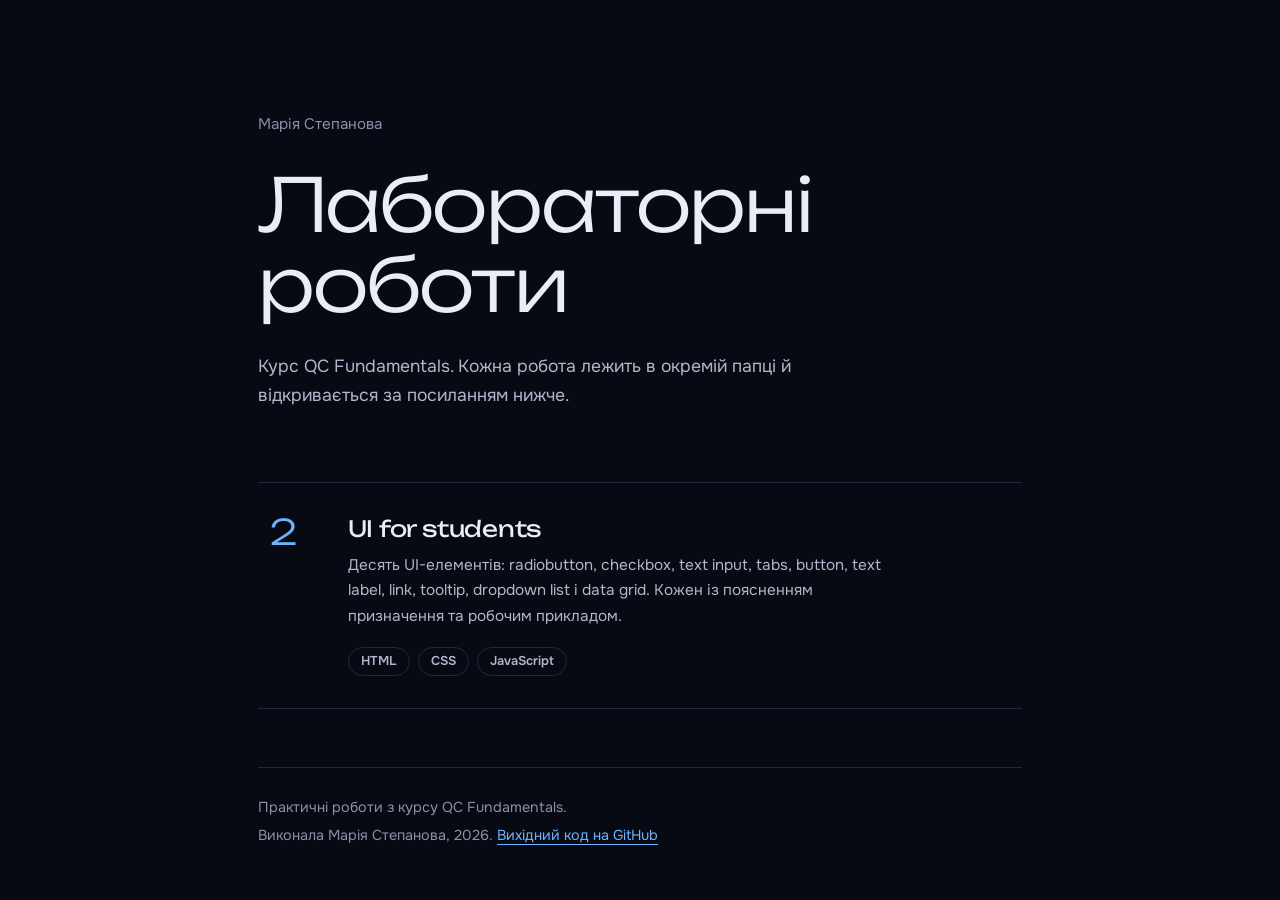
<file: index.html>
<!DOCTYPE html>
<html lang="uk">
<head>
  <meta charset="UTF-8">
  <meta name="viewport" content="width=device-width, initial-scale=1">
  <title>Лабораторні роботи - Марія Степанова</title>
  <meta name="description" content="Лабораторні роботи з курсу QC Fundamentals: інтерактивні сторінки на HTML, CSS і JavaScript.">
  <meta name="author" content="Марія Степанова">
  <meta name="theme-color" content="#070a12">

  <link rel="preconnect" href="https://fonts.googleapis.com">
  <link rel="preconnect" href="https://fonts.gstatic.com" crossorigin>
  <link href="https://fonts.googleapis.com/css2?family=Unbounded:wght@300;400;500&family=Onest:wght@400;500;600;700&display=swap" rel="stylesheet">

  <link rel="stylesheet" href="style.css">
</head>
<body>
  <main class="wrap" id="main">

    <header class="intro">
      <p class="who">Марія Степанова</p>
      <h1>Лабораторні роботи</h1>
      <p class="lead">Курс QC Fundamentals. Кожна робота лежить в окремій папці й відкривається за посиланням нижче.</p>
    </header>

    <ol class="labs" aria-label="Список лабораторних робіт">

      <li>
        <a class="lab" href="lab2_ui_for_students/index.html">
          <span class="num" aria-hidden="true">2</span>
          <div class="body">
            <h2>UI for students</h2>
            <p>Десять UI-елементів: radiobutton, checkbox, text input, tabs, button, text label, link, tooltip, dropdown list і data grid. Кожен із поясненням призначення та робочим прикладом.</p>
            <div class="tags">
              <span class="tag">HTML</span>
              <span class="tag">CSS</span>
              <span class="tag">JavaScript</span>
            </div>
          </div>
        </a>
      </li>

    </ol>
  </main>

  <footer class="foot">
    <div class="foot-inner">
      <p>Практичні роботи з курсу QC Fundamentals.</p>
      <p>Виконала Марія Степанова, 2026. <a href="https://github.com/MNJMARIA/qc_fundamentals">Вихідний код на GitHub</a></p>
    </div>
  </footer>
</body>
</html>
</file>
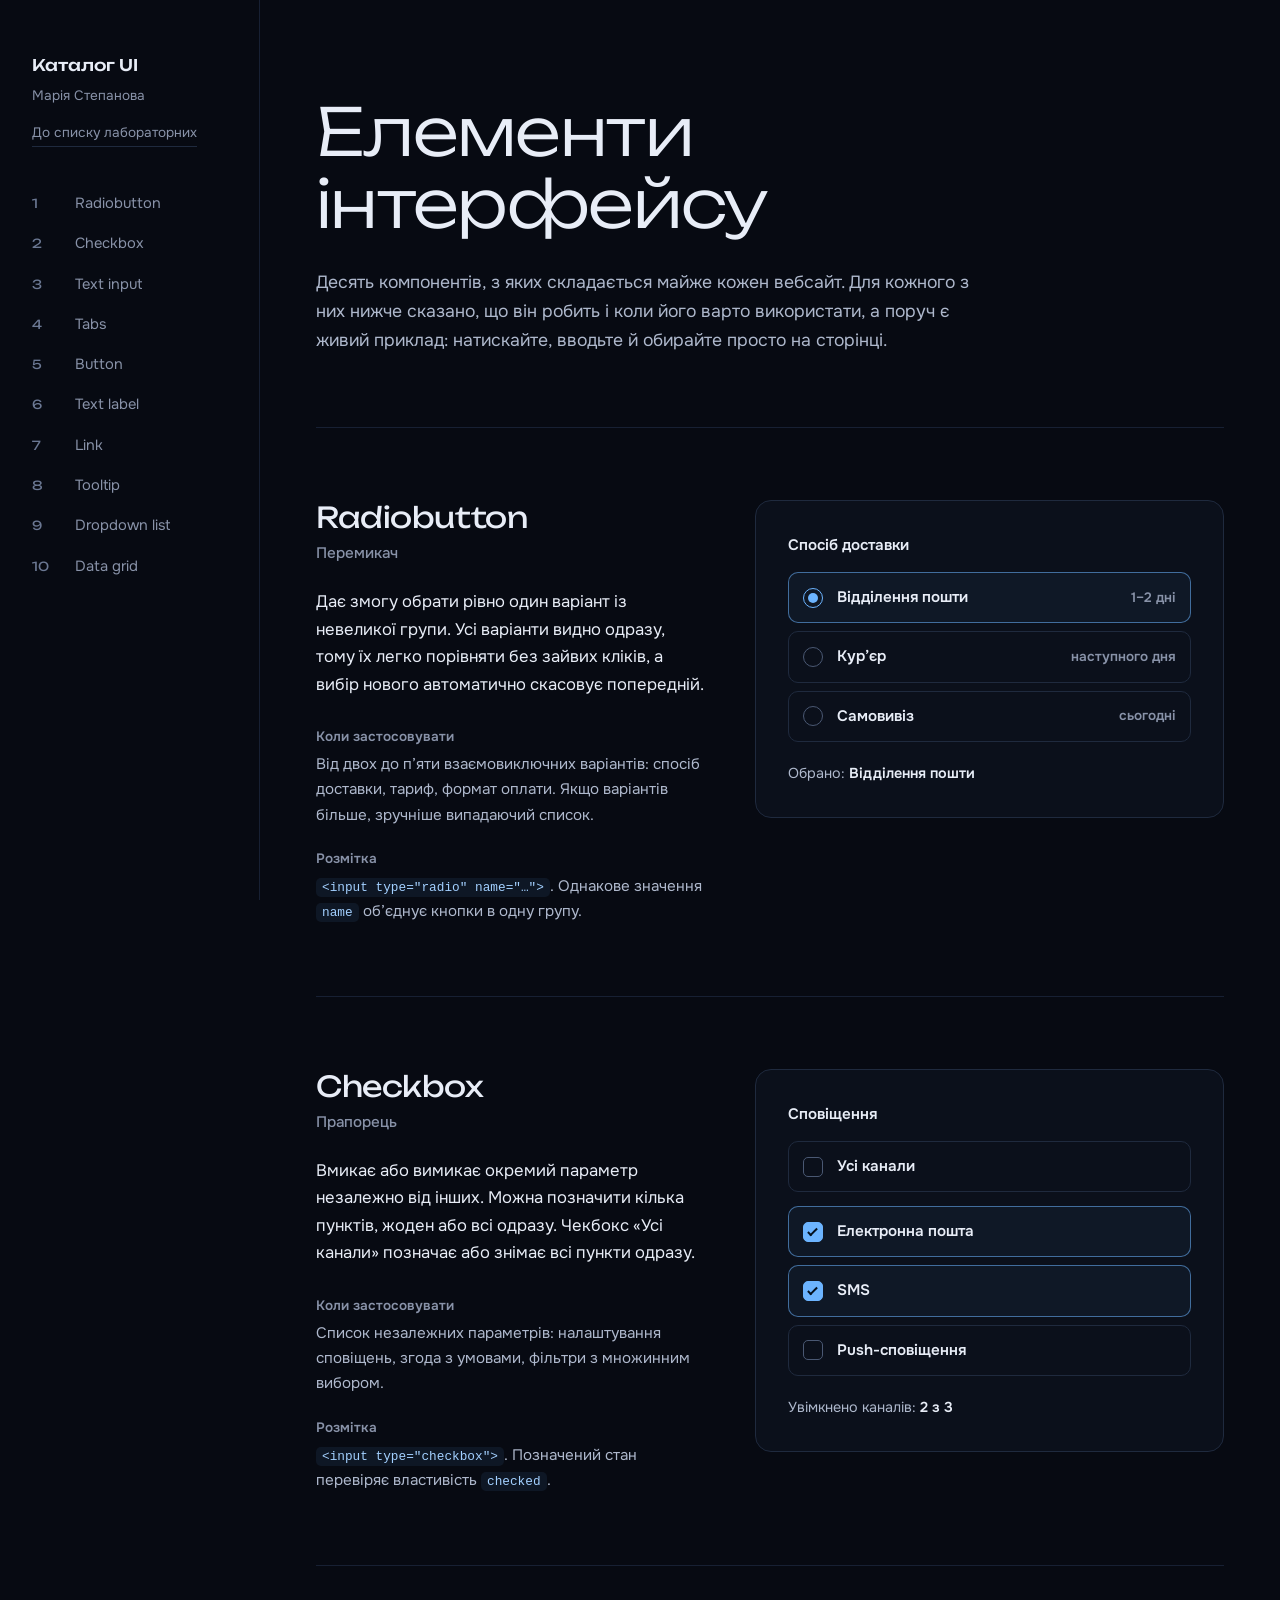
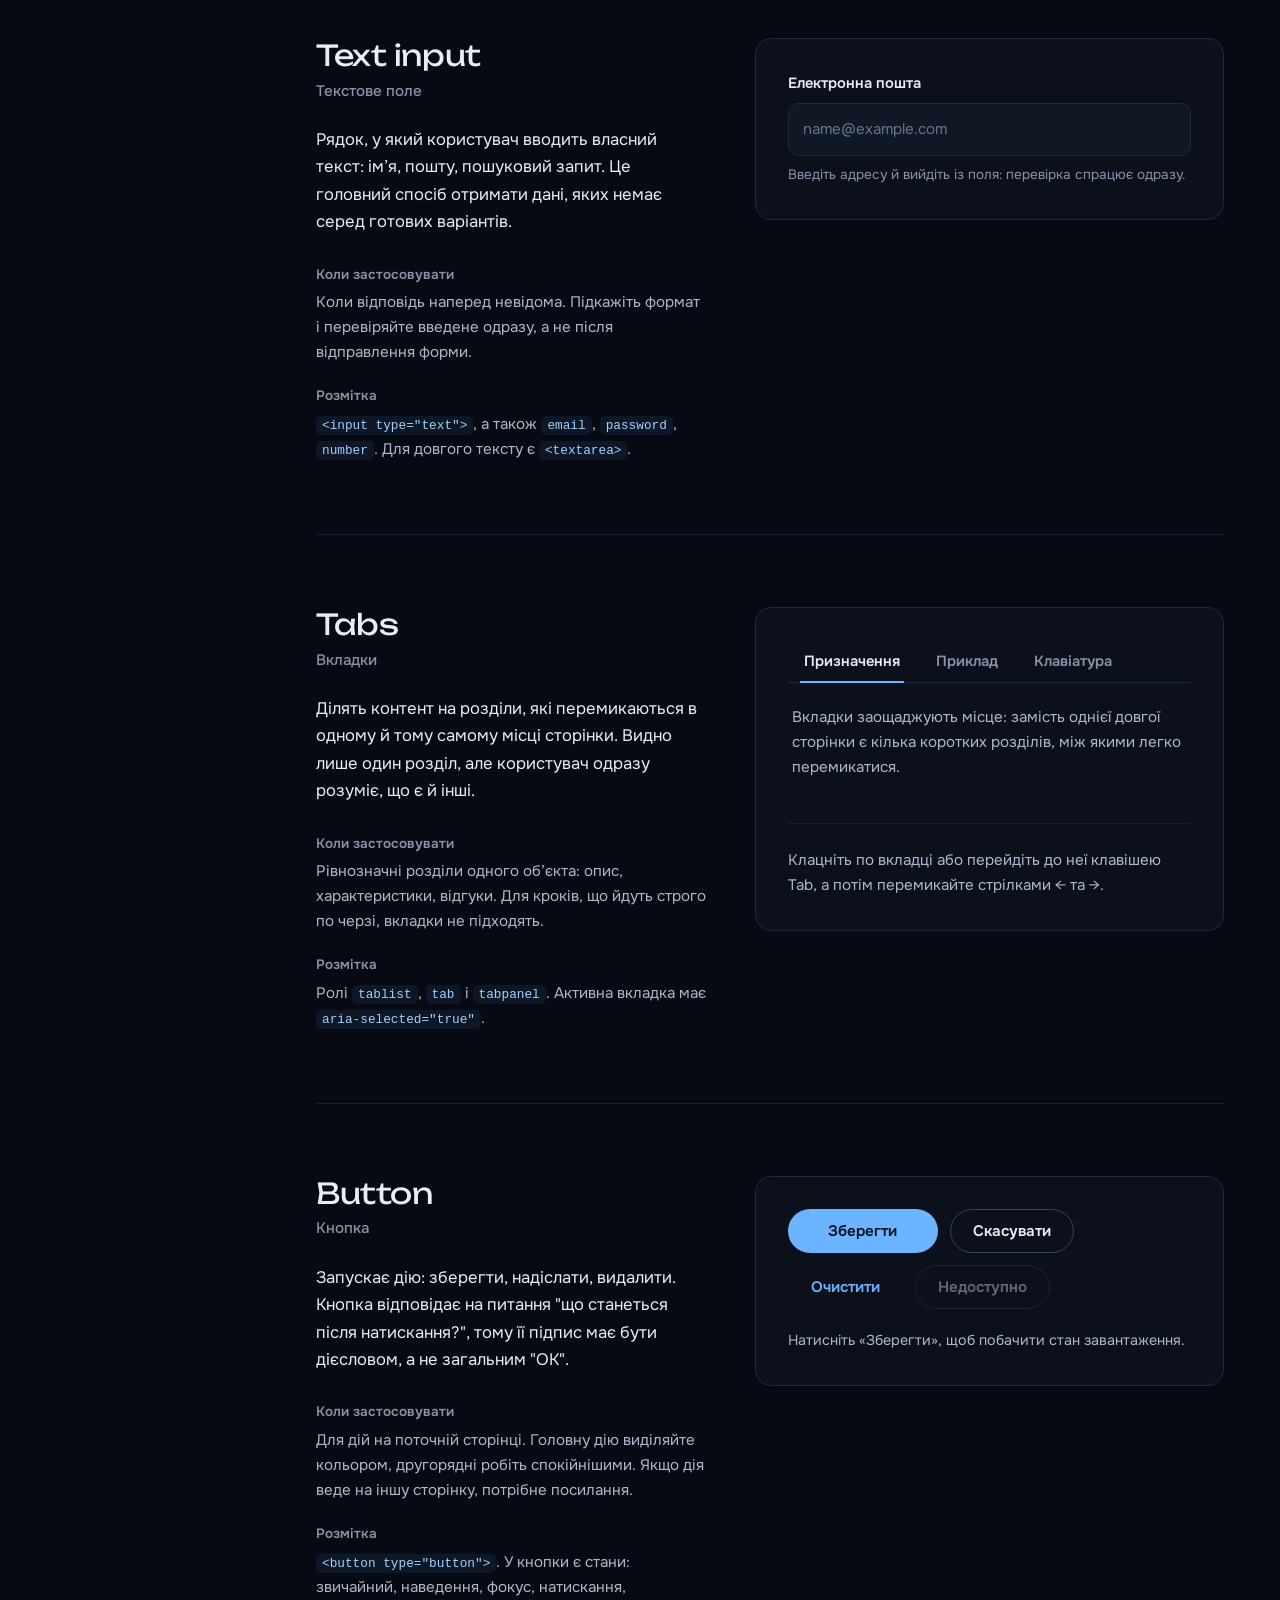
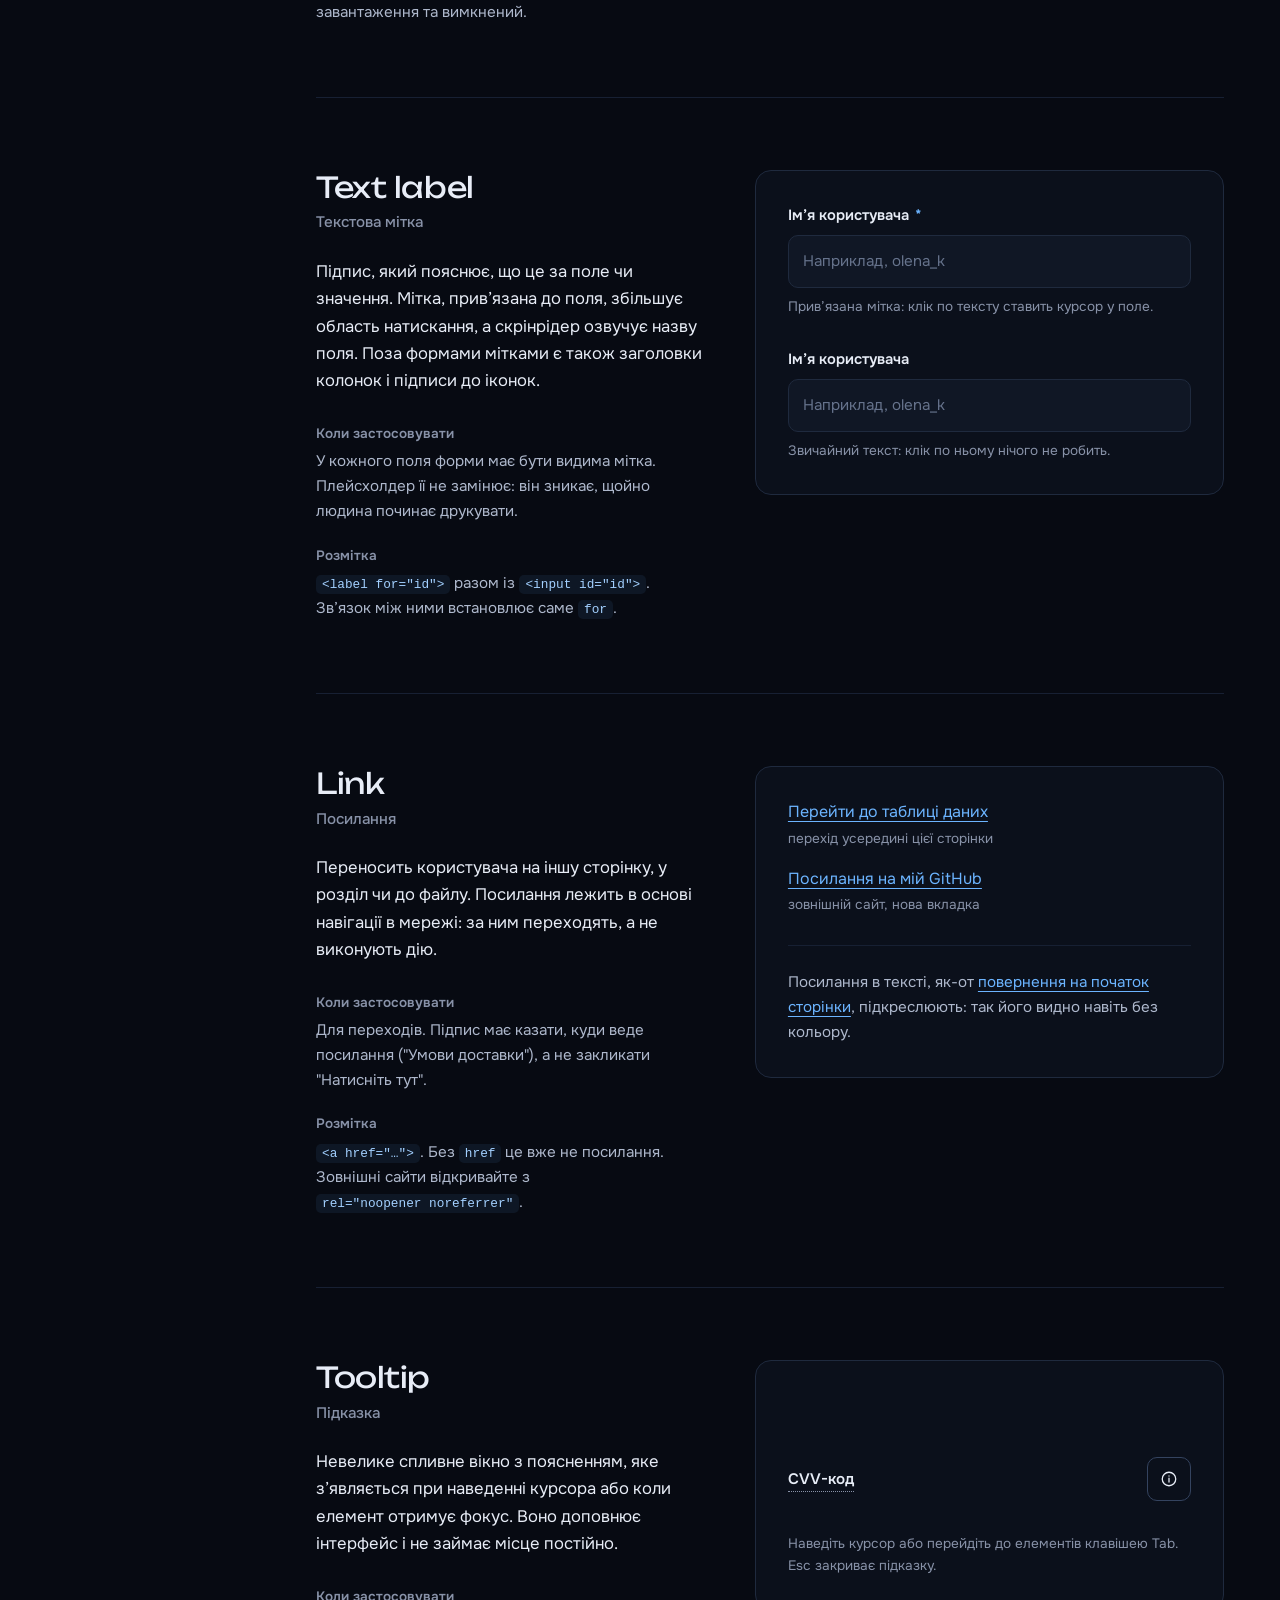
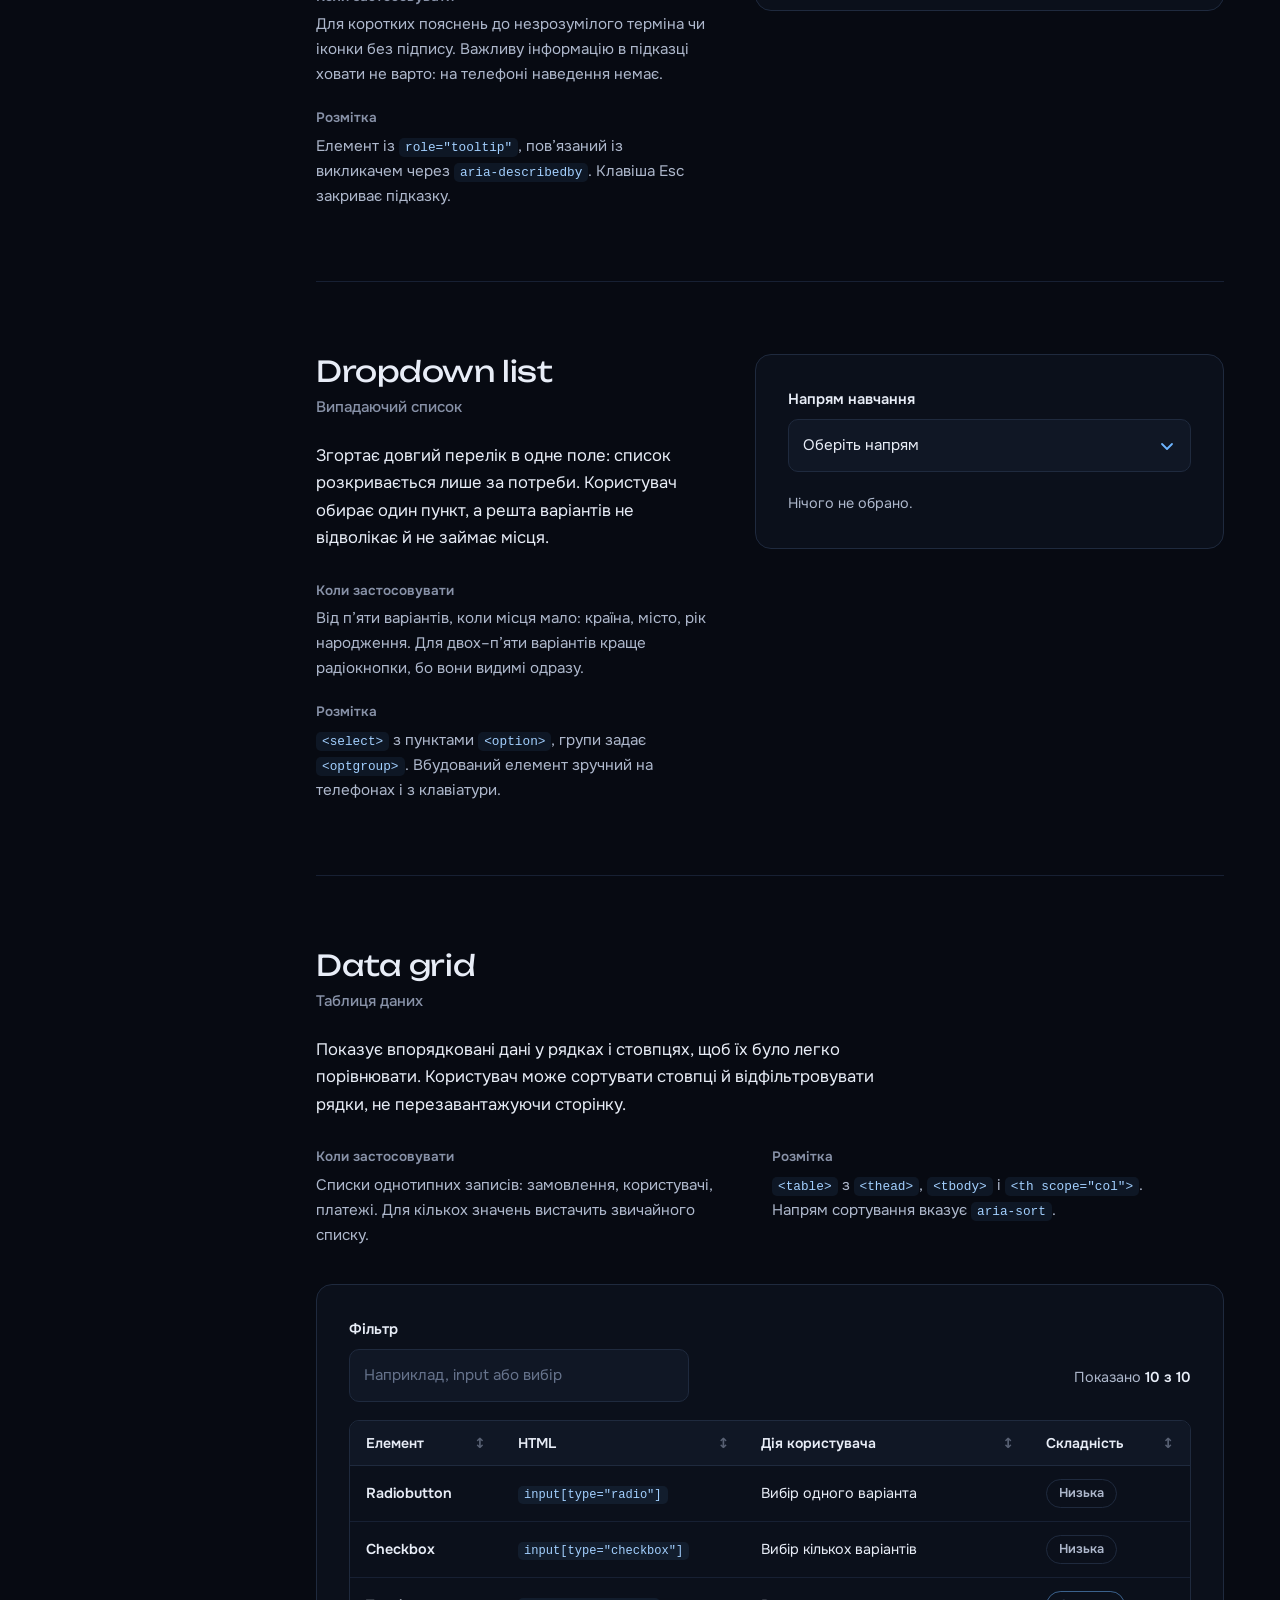
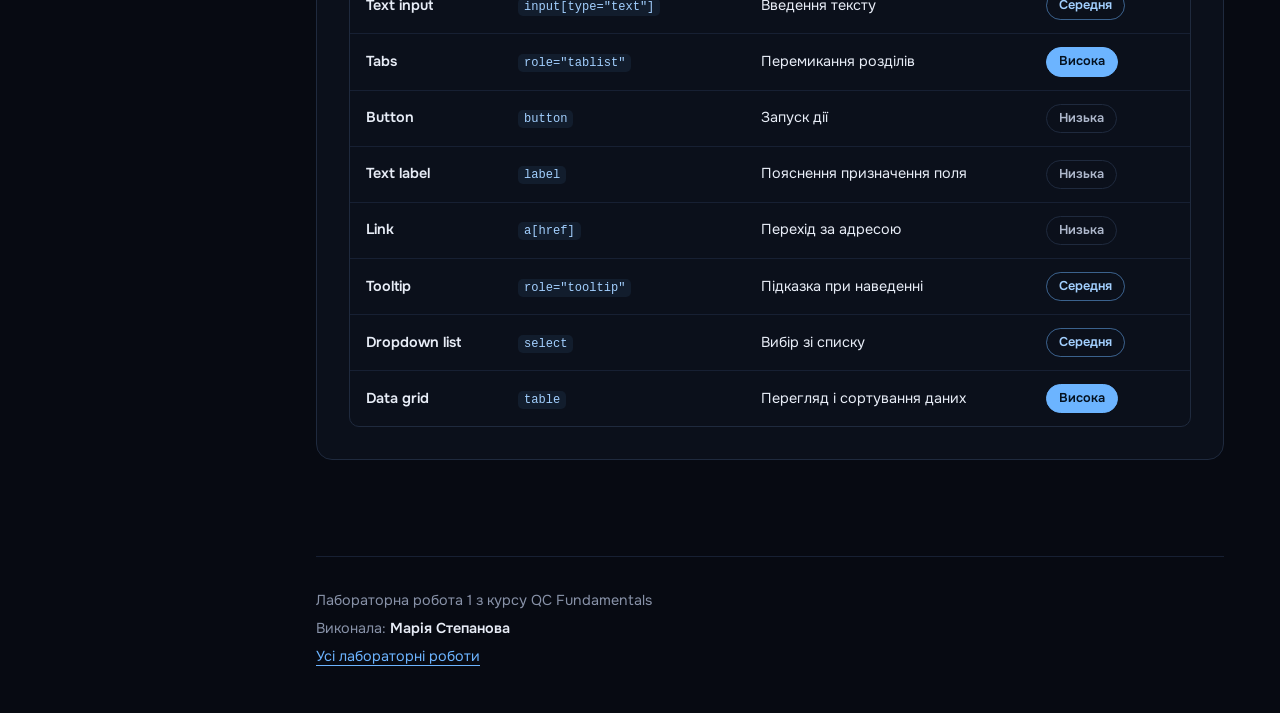
<file: lab2_ui_for_students/index.html>
<!DOCTYPE html>
<html lang="uk">
<head>
  <meta charset="UTF-8">
  <meta name="viewport" content="width=device-width, initial-scale=1">
  <title>Лабораторна 1. Елементи інтерфейсу</title>
  <meta name="description" content="Десять базових елементів вебінтерфейсу: призначення, правила використання та робочі приклади.">
  <meta name="author" content="Марія Степанова">
  <meta name="theme-color" content="#070a12">

  <link rel="preconnect" href="https://fonts.googleapis.com">
  <link rel="preconnect" href="https://fonts.gstatic.com" crossorigin>
  <link href="https://fonts.googleapis.com/css2?family=Unbounded:wght@300;400;500&family=Onest:wght@400;500;600;700&display=swap" rel="stylesheet">

  <link rel="stylesheet" href="style.css">
  <script src="script.js" defer></script>
</head>
<body>
  <a class="skip" href="#main">Перейти до змісту</a>

  <div class="shell">

    <!-- Бічна навігація -->
    <aside class="rail">
      <p class="brand">Каталог UI</p>
      <p class="byline">Марія Степанова</p>
      <a class="back" href="../index.html" data-labs-link>До списку лабораторних</a>
      <nav aria-label="Елементи інтерфейсу">
        <ol>
          <li><a href="#radio">Radiobutton</a></li>
          <li><a href="#checkbox">Checkbox</a></li>
          <li><a href="#input">Text input</a></li>
          <li><a href="#tabs">Tabs</a></li>
          <li><a href="#button">Button</a></li>
          <li><a href="#label">Text label</a></li>
          <li><a href="#link">Link</a></li>
          <li><a href="#tooltip">Tooltip</a></li>
          <li><a href="#dropdown">Dropdown list</a></li>
          <li><a href="#grid">Data grid</a></li>
        </ol>
      </nav>
    </aside>

    <main id="main">

      <header class="hero" id="top">
        <h1>Елементи інтерфейсу</h1>
        <p>Десять компонентів, з яких складається майже кожен вебсайт. Для кожного з них нижче сказано, що він робить і коли його варто використати, а поруч є живий приклад: натискайте, вводьте й обирайте просто на сторінці.</p>
      </header>

      <!-- 1. Radiobutton -->
      <section class="entry" id="radio" aria-labelledby="radio-title">
        <div class="entry-text">
          <h2 id="radio-title">Radiobutton<span class="ua">Перемикач</span></h2>
          <p class="lede">Дає змогу обрати рівно один варіант із невеликої групи. Усі варіанти видно одразу, тому їх легко порівняти без зайвих кліків, а вибір нового автоматично скасовує попередній.</p>
          <dl class="facts">
            <div>
              <dt>Коли застосовувати</dt>
              <dd>Від двох до п’яти взаємовиключних варіантів: спосіб доставки, тариф, формат оплати. Якщо варіантів більше, зручніше випадаючий список.</dd>
            </div>
            <div>
              <dt>Розмітка</dt>
              <dd><code>&lt;input type="radio" name="…"&gt;</code>. Однакове значення <code>name</code> об’єднує кнопки в одну групу.</dd>
            </div>
          </dl>
        </div>
        <div class="stage">
          <fieldset class="group">
            <legend>Спосіб доставки</legend>
            <label class="choice">
              <input type="radio" name="delivery" checked>
              <span class="mark mark-radio"></span>
              <span class="choice-text">Відділення пошти</span>
              <span class="choice-meta">1–2 дні</span>
            </label>
            <label class="choice">
              <input type="radio" name="delivery">
              <span class="mark mark-radio"></span>
              <span class="choice-text">Кур’єр</span>
              <span class="choice-meta">наступного дня</span>
            </label>
            <label class="choice">
              <input type="radio" name="delivery">
              <span class="mark mark-radio"></span>
              <span class="choice-text">Самовивіз</span>
              <span class="choice-meta">сьогодні</span>
            </label>
          </fieldset>
          <output class="readout" id="radio-out"></output>
        </div>
      </section>

      <!-- 2. Checkbox -->
      <section class="entry" id="checkbox" aria-labelledby="checkbox-title">
        <div class="entry-text">
          <h2 id="checkbox-title">Checkbox<span class="ua">Прапорець</span></h2>
          <p class="lede">Вмикає або вимикає окремий параметр незалежно від інших. Можна позначити кілька пунктів, жоден або всі одразу. Чекбокс «Усі канали» позначає або знімає всі пункти одразу.</p>
          <dl class="facts">
            <div>
              <dt>Коли застосовувати</dt>
              <dd>Список незалежних параметрів: налаштування сповіщень, згода з умовами, фільтри з множинним вибором.</dd>
            </div>
            <div>
              <dt>Розмітка</dt>
              <dd><code>&lt;input type="checkbox"&gt;</code>. Позначений стан перевіряє властивість <code>checked</code>.</dd>
            </div>
          </dl>
        </div>
        <div class="stage">
          <fieldset class="group">
            <legend>Сповіщення</legend>
            <label class="choice choice-master">
              <input type="checkbox" id="notify-all">
              <span class="mark mark-check"></span>
              <span class="choice-text">Усі канали</span>
            </label>
            <label class="choice">
              <input type="checkbox" name="notify" checked>
              <span class="mark mark-check"></span>
              <span class="choice-text">Електронна пошта</span>
            </label>
            <label class="choice">
              <input type="checkbox" name="notify" checked>
              <span class="mark mark-check"></span>
              <span class="choice-text">SMS</span>
            </label>
            <label class="choice">
              <input type="checkbox" name="notify">
              <span class="mark mark-check"></span>
              <span class="choice-text">Push-сповіщення</span>
            </label>
          </fieldset>
          <output class="readout" id="check-out"></output>
        </div>
      </section>

      <!-- 3. Text input -->
      <section class="entry" id="input" aria-labelledby="input-title">
        <div class="entry-text">
          <h2 id="input-title">Text input<span class="ua">Текстове поле</span></h2>
          <p class="lede">Рядок, у який користувач вводить власний текст: ім’я, пошту, пошуковий запит. Це головний спосіб отримати дані, яких немає серед готових варіантів.</p>
          <dl class="facts">
            <div>
              <dt>Коли застосовувати</dt>
              <dd>Коли відповідь наперед невідома. Підкажіть формат і перевіряйте введене одразу, а не після відправлення форми.</dd>
            </div>
            <div>
              <dt>Розмітка</dt>
              <dd><code>&lt;input type="text"&gt;</code>, а також <code>email</code>, <code>password</code>, <code>number</code>. Для довгого тексту є <code>&lt;textarea&gt;</code>.</dd>
            </div>
          </dl>
        </div>
        <div class="stage">
          <div class="field">
            <label for="email">Електронна пошта</label>
            <input class="input" id="email" type="email" inputmode="email" autocomplete="email" placeholder="name@example.com" aria-describedby="email-hint">
            <p class="hint" id="email-hint" aria-live="polite">Введіть адресу й вийдіть із поля: перевірка спрацює одразу.</p>
          </div>
        </div>
      </section>

      <!-- 4. Tabs -->
      <section class="entry" id="tabs" aria-labelledby="tabs-title">
        <div class="entry-text">
          <h2 id="tabs-title">Tabs<span class="ua">Вкладки</span></h2>
          <p class="lede">Ділять контент на розділи, які перемикаються в одному й тому самому місці сторінки. Видно лише один розділ, але користувач одразу розуміє, що є й інші.</p>
          <dl class="facts">
            <div>
              <dt>Коли застосовувати</dt>
              <dd>Рівнозначні розділи одного об’єкта: опис, характеристики, відгуки. Для кроків, що йдуть строго по черзі, вкладки не підходять.</dd>
            </div>
            <div>
              <dt>Розмітка</dt>
              <dd>Ролі <code>tablist</code>, <code>tab</code> і <code>tabpanel</code>. Активна вкладка має <code>aria-selected="true"</code>.</dd>
            </div>
          </dl>
        </div>
        <div class="stage">
          <div class="tabs">
            <div role="tablist" aria-label="Про вкладки">
              <button type="button" role="tab" id="tab-1" aria-controls="panel-1" aria-selected="true">Призначення</button>
              <button type="button" role="tab" id="tab-2" aria-controls="panel-2" aria-selected="false" tabindex="-1">Приклад</button>
              <button type="button" role="tab" id="tab-3" aria-controls="panel-3" aria-selected="false" tabindex="-1">Клавіатура</button>
            </div>
            <div role="tabpanel" id="panel-1" aria-labelledby="tab-1" tabindex="0">
              <p>Вкладки заощаджують місце: замість однієї довгої сторінки є кілька коротких розділів, між якими легко перемикатися.</p>
            </div>
            <div role="tabpanel" id="panel-2" aria-labelledby="tab-2" tabindex="0" hidden>
              <p>Типовий приклад: картка товару з розділами "Опис", "Характеристики" та "Відгуки".</p>
            </div>
            <div role="tabpanel" id="panel-3" aria-labelledby="tab-3" tabindex="0" hidden>
              <p>Перейдіть до вкладок клавішею Tab, далі стрілки ← та → перемикають вкладки. Home і End переходять до першої й останньої вкладки.</p>
            </div>
          </div>
          <p class="inline-demo">Клацніть по вкладці або перейдіть до неї клавішею Tab, а потім перемикайте стрілками ← та →.</p>
        </div>
      </section>

      <!-- 5. Button -->
      <section class="entry" id="button" aria-labelledby="button-title">
        <div class="entry-text">
          <h2 id="button-title">Button<span class="ua">Кнопка</span></h2>
          <p class="lede">Запускає дію: зберегти, надіслати, видалити. Кнопка відповідає на питання "що станеться після натискання?", тому її підпис має бути дієсловом, а не загальним "ОК".</p>
          <dl class="facts">
            <div>
              <dt>Коли застосовувати</dt>
              <dd>Для дій на поточній сторінці. Головну дію виділяйте кольором, другорядні робіть спокійнішими. Якщо дія веде на іншу сторінку, потрібне посилання.</dd>
            </div>
            <div>
              <dt>Розмітка</dt>
              <dd><code>&lt;button type="button"&gt;</code>. У кнопки є стани: звичайний, наведення, фокус, натискання, завантаження та вимкнений.</dd>
            </div>
          </dl>
        </div>
        <div class="stage">
          <div class="btn-row">
            <button type="button" class="btn btn-primary" id="btn-save"><span class="spinner" aria-hidden="true"></span><span id="btn-save-text">Зберегти</span></button>
            <button type="button" class="btn btn-secondary" id="btn-cancel">Скасувати</button>
            <button type="button" class="btn btn-ghost" id="btn-clear">Очистити</button>
            <button type="button" class="btn btn-secondary" disabled>Недоступно</button>
          </div>
          <output class="readout" id="btn-out"></output>
        </div>
      </section>

      <!-- 6. Text label -->
      <section class="entry" id="label" aria-labelledby="label-title">
        <div class="entry-text">
          <h2 id="label-title">Text label<span class="ua">Текстова мітка</span></h2>
          <p class="lede">Підпис, який пояснює, що це за поле чи значення. Мітка, прив’язана до поля, збільшує область натискання, а скрінрідер озвучує назву поля. Поза формами мітками є також заголовки колонок і підписи до іконок.</p>
          <dl class="facts">
            <div>
              <dt>Коли застосовувати</dt>
              <dd>У кожного поля форми має бути видима мітка. Плейсхолдер її не замінює: він зникає, щойно людина починає друкувати.</dd>
            </div>
            <div>
              <dt>Розмітка</dt>
              <dd><code>&lt;label for="id"&gt;</code> разом із <code>&lt;input id="id"&gt;</code>. Зв’язок між ними встановлює саме <code>for</code>.</dd>
            </div>
          </dl>
        </div>
        <div class="stage">
          <div class="compare">
            <div class="field">
              <label for="user">Ім’я користувача <span class="req" aria-hidden="true">*</span></label>
              <input class="input" id="user" type="text" required autocomplete="username" placeholder="Наприклад, olena_k">
              <p class="hint">Прив’язана мітка: клік по тексту ставить курсор у поле.</p>
            </div>
            <div class="field">
              <span class="fake-label" aria-hidden="true">Ім’я користувача</span>
              <input class="input" type="text" aria-label="Ім’я користувача, приклад без прив’язки" placeholder="Наприклад, olena_k">
              <p class="hint">Звичайний текст: клік по ньому нічого не робить.</p>
            </div>
          </div>
        </div>
      </section>

      <!-- 7. Link -->
      <section class="entry" id="link" aria-labelledby="link-title">
        <div class="entry-text">
          <h2 id="link-title">Link<span class="ua">Посилання</span></h2>
          <p class="lede">Переносить користувача на іншу сторінку, у розділ чи до файлу. Посилання лежить в основі навігації в мережі: за ним переходять, а не виконують дію.</p>
          <dl class="facts">
            <div>
              <dt>Коли застосовувати</dt>
              <dd>Для переходів. Підпис має казати, куди веде посилання ("Умови доставки"), а не закликати "Натисніть тут".</dd>
            </div>
            <div>
              <dt>Розмітка</dt>
              <dd><code>&lt;a href="…"&gt;</code>. Без <code>href</code> це вже не посилання. Зовнішні сайти відкривайте з <code>rel="noopener noreferrer"</code>.</dd>
            </div>
          </dl>
        </div>
        <div class="stage">
          <ul class="links">
            <li>
              <a href="#grid">Перейти до таблиці даних</a>
              <span class="note">перехід усередині цієї сторінки</span>
            </li>
            <li>
              <a href="https://github.com/MNJMARIA" target="_blank" rel="noopener noreferrer">Посилання на мій GitHub<span class="sr-only"> (відкривається в новій вкладці)</span></a>
              <span class="note">зовнішній сайт, нова вкладка</span>
            </li>
          </ul>
          <p class="inline-demo">Посилання в тексті, як-от <a href="#top">повернення на початок сторінки</a>, підкреслюють: так його видно навіть без кольору.</p>
        </div>
      </section>

      <!-- 8. Tooltip -->
      <section class="entry" id="tooltip" aria-labelledby="tooltip-title">
        <div class="entry-text">
          <h2 id="tooltip-title">Tooltip<span class="ua">Підказка</span></h2>
          <p class="lede">Невелике спливне вікно з поясненням, яке з’являється при наведенні курсора або коли елемент отримує фокус. Воно доповнює інтерфейс і не займає місце постійно.</p>
          <dl class="facts">
            <div>
              <dt>Коли застосовувати</dt>
              <dd>Для коротких пояснень до незрозумілого терміна чи іконки без підпису. Важливу інформацію в підказці ховати не варто: на телефоні наведення немає.</dd>
            </div>
            <div>
              <dt>Розмітка</dt>
              <dd>Елемент із <code>role="tooltip"</code>, пов’язаний із викликачем через <code>aria-describedby</code>. Клавіша Esc закриває підказку.</dd>
            </div>
          </dl>
        </div>
        <div class="stage stage-tip">
          <div class="tip-demo">
            <span class="tip-wrap">
              <button type="button" class="tip-trigger" aria-describedby="tip-cvv">CVV-код</button>
              <span class="tip" role="tooltip" id="tip-cvv">Три цифри на звороті картки. Нікому їх не повідомляйте.</span>
            </span>
            <span class="tip-wrap tip-end">
              <button type="button" class="icon-btn" aria-label="Довідка" aria-describedby="tip-help">
                <svg viewBox="0 0 24 24" width="18" height="18" fill="none" stroke="currentColor" stroke-width="1.7" stroke-linecap="round" stroke-linejoin="round" aria-hidden="true"><circle cx="12" cy="12" r="9"/><path d="M12 11v5M12 8h.01"/></svg>
              </button>
              <span class="tip" role="tooltip" id="tip-help">Підказка з’являється і при наведенні курсора, і при фокусі з клавіатури</span>
            </span>
          </div>
          <p class="hint">Наведіть курсор або перейдіть до елементів клавішею Tab. Esc закриває підказку.</p>
        </div>
      </section>

      <!-- 9. Dropdown list -->
      <section class="entry" id="dropdown" aria-labelledby="dropdown-title">
        <div class="entry-text">
          <h2 id="dropdown-title">Dropdown list<span class="ua">Випадаючий список</span></h2>
          <p class="lede">Згортає довгий перелік в одне поле: список розкривається лише за потреби. Користувач обирає один пункт, а решта варіантів не відволікає й не займає місця.</p>
          <dl class="facts">
            <div>
              <dt>Коли застосовувати</dt>
              <dd>Від п’яти варіантів, коли місця мало: країна, місто, рік народження. Для двох–п’яти варіантів краще радіокнопки, бо вони видимі одразу.</dd>
            </div>
            <div>
              <dt>Розмітка</dt>
              <dd><code>&lt;select&gt;</code> з пунктами <code>&lt;option&gt;</code>, групи задає <code>&lt;optgroup&gt;</code>. Вбудований елемент зручний на телефонах і з клавіатури.</dd>
            </div>
          </dl>
        </div>
        <div class="stage">
          <div class="field">
            <label for="course">Напрям навчання</label>
            <select class="input select" id="course">
              <option value="" selected disabled>Оберіть напрям</option>
              <option>UI/UX дизайн</option>
              <option>Frontend-розробка</option>
              <option>Тестування ПЗ</option>
              <option>Аналітика даних</option>
            </select>
          </div>
          <output class="readout" id="select-out"></output>
        </div>
      </section>

      <!-- 10. Data grid -->
      <section class="entry entry-wide" id="grid" aria-labelledby="grid-title">
        <div class="entry-text">
          <h2 id="grid-title">Data grid<span class="ua">Таблиця даних</span></h2>
          <p class="lede">Показує впорядковані дані у рядках і стовпцях, щоб їх було легко порівнювати. Користувач може сортувати стовпці й відфільтровувати рядки, не перезавантажуючи сторінку.</p>
          <dl class="facts facts-row">
            <div>
              <dt>Коли застосовувати</dt>
              <dd>Списки однотипних записів: замовлення, користувачі, платежі. Для кількох значень вистачить звичайного списку.</dd>
            </div>
            <div>
              <dt>Розмітка</dt>
              <dd><code>&lt;table&gt;</code> з <code>&lt;thead&gt;</code>, <code>&lt;tbody&gt;</code> і <code>&lt;th scope="col"&gt;</code>. Напрям сортування вказує <code>aria-sort</code>.</dd>
            </div>
          </dl>
        </div>
        <div class="stage">
          <div class="grid-tools">
            <div class="field grid-filter">
              <label for="grid-filter">Фільтр</label>
              <input class="input" id="grid-filter" type="search" autocomplete="off" placeholder="Наприклад, input або вибір">
            </div>
            <output class="readout" id="grid-count"></output>
          </div>
          <div class="grid-wrap" role="region" aria-label="Таблиця елементів інтерфейсу" tabindex="0">
            <table>
              <caption class="sr-only">Десять елементів інтерфейсу з HTML-тегами, діями користувача та складністю реалізації. Заголовки стовпців можна натискати для сортування.</caption>
              <thead>
                <tr>
                  <th scope="col" aria-sort="none"><button type="button" class="sort" data-key="name">Елемент<span class="sort-mark" aria-hidden="true"></span></button></th>
                  <th scope="col" aria-sort="none"><button type="button" class="sort" data-key="tag">HTML<span class="sort-mark" aria-hidden="true"></span></button></th>
                  <th scope="col" aria-sort="none"><button type="button" class="sort" data-key="action">Дія користувача<span class="sort-mark" aria-hidden="true"></span></button></th>
                  <th scope="col" aria-sort="none"><button type="button" class="sort" data-key="level">Складність<span class="sort-mark" aria-hidden="true"></span></button></th>
                </tr>
              </thead>
              <tbody id="grid-body"></tbody>
            </table>
          </div>
        </div>
      </section>

      <footer class="foot">
        <p>Лабораторна робота 1 з курсу QC Fundamentals</p>
        <p>Виконала: <strong>Марія Степанова</strong></p>
        <p><a href="../index.html" data-labs-link>Усі лабораторні роботи</a></p>
      </footer>

    </main>
  </div>
</body>
</html>
</file>
<file: style.css>
:root {
  --bg: #070a12;
  --line: #1f2a3e;

  --text: #e8edf7;
  --text-dim: #aeb8cc;
  --muted: #8892a8;

  --accent: #6cb4ff;
  --accent-hi: #a3d0ff;

  --display: "Unbounded", "Onest", system-ui, sans-serif;
  --sans: "Onest", system-ui, -apple-system, "Segoe UI", Roboto, sans-serif;

  color-scheme: dark;
}

*,
*::before,
*::after { box-sizing: border-box; }

html { scroll-behavior: smooth; }

body {
  margin: 0;
  min-height: 100vh;
  display: flex;
  flex-direction: column;
  background: var(--bg);
  color: var(--text);
  font: 400 16px/1.65 var(--sans);
  -webkit-font-smoothing: antialiased;
  text-rendering: optimizeLegibility;
}

::selection { background: rgba(108, 180, 255, 0.35); }

:focus-visible {
  outline: 2px solid var(--accent);
  outline-offset: 3px;
}

a {
  color: var(--accent);
  text-decoration-thickness: 1px;
  text-underline-offset: 4px;
  transition: color 0.2s;
}
a:hover { color: var(--accent-hi); text-decoration-thickness: 2px; }


.wrap {
  flex: 1;
  width: 100%;
  max-width: 820px;
  margin: 0 auto;
  padding: 112px 28px 56px;
}

.who {
  margin: 0 0 28px;
  font-size: 0.95rem;
  color: var(--muted);
}

.intro h1 {
  margin: 0;
  font: 300 clamp(2.1rem, 7.2vw, 4.6rem)/1.08 var(--display);
  letter-spacing: -0.025em;
}

.lead {
  margin: 28px 0 0;
  max-width: 46ch;
  color: var(--text-dim);
  font-size: 1.1rem;
}

/* ---------- Список лабораторних ---------- */

.labs {
  margin: 72px 0 0;
  padding: 0;
  list-style: none;
  border-top: 1px solid var(--line);
}
.labs > li { border-bottom: 1px solid var(--line); }

.lab {
  display: grid;
  grid-template-columns: 3.6rem minmax(0, 1fr);
  gap: 0 20px;
  padding: 32px 12px;
  color: inherit;
  text-decoration: none;
  transition: background 0.25s;
}
.lab:hover { background: rgba(108, 180, 255, 0.05); }

.num {
  font: 300 2.2rem/1 var(--display);
  color: var(--accent);
}

.lab h2 {
  margin: 0;
  font: 400 1.4rem/1.25 var(--display);
  letter-spacing: -0.01em;
  transition: color 0.2s;
}
.lab:hover h2 { color: var(--accent-hi); }

.lab p {
  margin: 10px 0 0;
  max-width: 56ch;
  color: var(--text-dim);
  font-size: 0.96rem;
}

.tags {
  display: flex;
  flex-wrap: wrap;
  gap: 8px;
  margin-top: 18px;
}
.tag {
  padding: 3px 12px;
  border: 1px solid var(--line);
  border-radius: 999px;
  color: var(--text-dim);
  font-size: 0.8rem;
  font-weight: 600;
}

/* ---------- FOOTER ---------- */

.foot {
  width: 100%;
  max-width: 820px;
  margin: 0 auto;
  padding: 0 28px 48px;
  color: var(--muted);
  font-size: 0.9rem;
}
.foot-inner {
  padding-top: 28px;
  border-top: 1px solid var(--line);
}
.foot p { margin: 0 0 4px; }




/* ---------- Адаптивність ---------- */
@media (max-width: 560px) {
  .wrap { padding: 72px 20px 40px; }
  .labs { margin-top: 48px; }
  .lab { grid-template-columns: 2.4rem minmax(0, 1fr); gap: 0 14px; padding: 26px 4px; }
  .num { font-size: 1.6rem; }
  .lab h2 { font-size: 1.15rem; }
  .foot { padding: 0 20px 40px; }
}

@media (prefers-reduced-motion: reduce) {
  *,
  *::before,
  *::after {
    transition-duration: 0.01ms !important;
    scroll-behavior: auto !important;
  }
}
</file>
<file: lab2_ui_for_students/style.css>
:root {
  --bg: #070a12;
  --bg-raised: #0b101b;
  --surface: #101725;
  --surface-hi: #172033;
  --line: #1f2a3e;
  --line-soft: #172033;

  --text: #e8edf7;
  --text-dim: #aeb8cc;
  --muted: #8892a8;

  --accent: #6cb4ff;
  --accent-hi: #a3d0ff;
  --accent-ink: #04111f;

  --ok: #6fd6b0;
  --bad: #ff9a8a;

  --display: "Unbounded", "Onest", system-ui, sans-serif;
  --sans: "Onest", system-ui, -apple-system, "Segoe UI", Roboto, sans-serif;

  --r-lg: 16px;
  --r-md: 10px;
  --r-sm: 6px;

  color-scheme: dark;
}



*,
*::before,
*::after { box-sizing: border-box; }

html {
  scroll-behavior: smooth;
  scroll-padding-top: 24px;
}

body {
  margin: 0;
  background: var(--bg);
  color: var(--text);
  font: 400 16px/1.65 var(--sans);
  -webkit-font-smoothing: antialiased;
  text-rendering: optimizeLegibility;
}

::selection { background: rgba(108, 180, 255, 0.35); }

[hidden] { display: none !important; }

:focus-visible {
  outline: 2px solid var(--accent);
  outline-offset: 3px;
}

a {
  color: var(--accent);
  text-decoration-thickness: 1px;
  text-underline-offset: 4px;
  transition: color 0.2s;
}
a:hover {
  color: var(--accent-hi);
  text-decoration-thickness: 2px;
}

code {
  font: 500 0.84em ui-monospace, SFMono-Regular, Menlo, Consolas, monospace;
  color: var(--accent-hi);
  background: rgba(108, 180, 255, 0.08);
  padding: 2px 6px;
  border-radius: 5px;
  white-space: nowrap;
}

fieldset { border: 0; padding: 0; margin: 0; min-width: 0; }
legend { padding: 0; margin-bottom: 14px; font-weight: 600; font-size: 0.95rem; }
output { display: block; }

.sr-only {
  position: absolute;
  width: 1px;
  height: 1px;
  margin: -1px;
  padding: 0;
  overflow: hidden;
  clip: rect(0, 0, 0, 0);
  white-space: nowrap;
  border: 0;
}

.skip {
  position: absolute;
  left: 16px;
  top: -60px;
  z-index: 100;
  padding: 10px 16px;
  background: var(--accent);
  color: var(--accent-ink);
  border-radius: var(--r-md);
  font-weight: 600;
  text-decoration: none;
}
.skip:focus { top: 16px; }

/* ---------- Каркас ---------- */

.shell {
  display: grid;
  grid-template-columns: 260px minmax(0, 1fr);
  max-width: 1280px;
  margin: 0 auto;
}

.rail {
  position: sticky;
  top: 0;
  height: 100vh;
  padding: 56px 32px;
  border-right: 1px solid var(--line-soft);
  overflow-y: auto;
}

.brand {
  margin: 0;
  font: 500 1rem/1.2 var(--display);
  letter-spacing: 0;
}

.byline {
  margin: 10px 0 0;
  font-size: 0.85rem;
  color: var(--muted);
}

/* Посилання на головну сторінку зі списком лабораторних.
   Селектор .rail a.back сильніший за .rail a, тому нумерація тут не додається */
.rail a.back {
  display: inline-block;
  margin-top: 14px;
  padding: 0 0 2px;
  border-bottom: 1px solid var(--line);
  font-size: 0.85rem;
}
.rail a.back::before { content: none; }
.rail a.back:hover { border-bottom-color: var(--accent); }

.rail nav { min-width: 0; }

.rail ol {
  list-style: none;
  margin: 36px 0 0;
  padding: 0;
  counter-reset: n;
}
.rail li { counter-increment: n; }

.rail a {
  display: flex;
  align-items: baseline;
  gap: 14px;
  padding: 8px 0;
  color: var(--muted);
  text-decoration: none;
  font-size: 0.92rem;
  transition: color 0.2s;
}
.rail a::before {
  content: counter(n);
  width: 1.8rem;
  font: 400 0.78rem/1 var(--display);
  color: #6b7893;
  transition: color 0.2s;
}
.rail a:hover { color: var(--text); }

main {
  min-width: 0;
  padding: 72px 56px 40px;
}

/* ---------- Вступ ---------- */

.hero {
  padding: 24px 0 72px;
  border-bottom: 1px solid var(--line-soft);
}
.hero h1 {
  margin: 0 0 28px;
  max-width: 13ch;
  font: 300 clamp(2.1rem, 5.2vw, 4.1rem)/1.1 var(--display);
  letter-spacing: -0.025em;
}
.hero p {
  margin: 0;
  max-width: 56ch;
  color: var(--text-dim);
  font-size: 1.1rem;
}

/* ---------- Розділи ---------- */

.entry {
  display: grid;
  grid-template-columns: minmax(0, 5fr) minmax(0, 6fr);
  gap: 48px;
  padding: 72px 0;
  border-bottom: 1px solid var(--line-soft);
}
.entry:last-of-type { border-bottom: 0; }

.entry h2 {
  margin: 0;
  font: 400 1.8rem/1.2 var(--display);
  letter-spacing: -0.015em;
}
.ua {
  display: block;
  margin-top: 8px;
  font: 500 0.95rem/1.4 var(--sans);
  color: var(--muted);
  letter-spacing: 0;
}

.lede {
  margin: 24px 0 0;
  max-width: 54ch;
  font-size: 1.04rem;
}

.facts {
  margin: 28px 0 0;
  display: grid;
  gap: 20px;
  max-width: 54ch;
}
.facts dt {
  margin-bottom: 4px;
  font-size: 0.85rem;
  font-weight: 600;
  color: var(--muted);
}
.facts dd {
  margin: 0;
  color: var(--text-dim);
  font-size: 0.95rem;
}

.entry-wide { grid-template-columns: minmax(0, 1fr); gap: 36px; }
.entry-wide .facts-row {
  grid-template-columns: 1fr 1fr;
  gap: 32px;
  max-width: 80ch;
}

/* ---------- Демонстраційна панель ---------- */

.stage {
  position: relative;
  isolation: isolate;
  align-self: start;
  padding: 32px;
  background: var(--bg-raised);
  border: 1px solid var(--line);
  border-radius: var(--r-lg);
}

.stage-tip { padding-top: 96px; }

/* ---------- Поля, мітки, підказки ---------- */

.field { display: grid; gap: 8px; }

label,
.fake-label {
  font-weight: 600;
  font-size: 0.92rem;
}
.req { color: var(--accent); margin-left: 2px; }

.input {
  width: 100%;
  padding: 13px 14px;
  background: var(--surface);
  color: var(--text);
  border: 1px solid var(--line);
  border-radius: var(--r-md);
  font: inherit;
  font-size: 0.95rem;
  transition: border-color 0.2s, box-shadow 0.2s;
  -webkit-appearance: none;
  appearance: none;
}
.input::placeholder { color: #66738c; }
.input:hover { border-color: #2c3a55; }
.input:focus-visible {
  outline: 2px solid transparent;
  border-color: var(--accent);
  box-shadow: 0 0 0 3px rgba(108, 180, 255, 0.22);
}
.input[aria-invalid="true"] { border-color: var(--bad); }
.input[data-valid="true"] { border-color: var(--ok); }

.hint {
  margin: 0;
  font-size: 0.85rem;
  color: var(--muted);
  transition: color 0.2s;
}
.hint[data-state="valid"] { color: var(--ok); }
.hint[data-state="invalid"] { color: var(--bad); }

.readout {
  min-height: 1.6em;
  margin-top: 20px;
  font-size: 0.9rem;
  color: var(--text-dim);
}
.readout b { color: var(--text); font-weight: 600; }

/* ---------- Radiobutton і Checkbox ---------- */

.group { display: grid; gap: 8px; }

.choice {
  position: relative;
  display: flex;
  align-items: center;
  gap: 14px;
  padding: 12px 14px;
  border: 1px solid var(--line);
  border-radius: var(--r-md);
  cursor: pointer;
  transition: border-color 0.2s, background 0.2s;
}
.choice:hover { border-color: #2c3a55; }
.choice:has(input:checked) {
  border-color: rgba(108, 180, 255, 0.55);
  background: rgba(108, 180, 255, 0.05);
}
.choice-master { margin-bottom: 6px; }

.choice input {
  position: absolute;
  inset: 0;
  width: 100%;
  height: 100%;
  margin: 0;
  opacity: 0;
  cursor: pointer;
}
.choice-text { font-size: 0.95rem; }
.choice-meta { margin-left: auto; font-size: 0.85rem; color: var(--muted); }

.mark {
  flex: none;
  display: grid;
  place-items: center;
  width: 20px;
  height: 20px;
  border: 1.5px solid #4a5873;
  transition: border-color 0.2s, background 0.2s;
}
.choice input:focus-visible + .mark {
  outline: 2px solid var(--accent);
  outline-offset: 3px;
}

.mark-radio { border-radius: 50%; }
.mark-radio::after {
  content: "";
  width: 10px;
  height: 10px;
  border-radius: 50%;
  background: var(--accent);
  transform: scale(0);
  transition: transform 0.18s;
}
.choice input:checked + .mark-radio { border-color: var(--accent); }
.choice input:checked + .mark-radio::after { transform: scale(1); }

.mark-check { border-radius: 5px; }
.mark-check::after {
  content: "";
  width: 5px;
  height: 10px;
  border: solid var(--accent-ink);
  border-width: 0 2px 2px 0;
  transform: translateY(-1px) rotate(45deg) scale(0);
  transition: transform 0.15s;
}
.choice input:checked + .mark-check {
  background: var(--accent);
  border-color: var(--accent);
}
.choice input:checked + .mark-check::after {
  transform: translateY(-1px) rotate(45deg) scale(1);
}

/* ---------- Вкладки ---------- */

[role="tablist"] {
  display: flex;
  gap: 4px;
  border-bottom: 1px solid var(--line);
}
[role="tab"] {
  position: relative;
  padding: 12px 16px;
  background: none;
  border: 0;
  border-radius: var(--r-sm) var(--r-sm) 0 0;
  color: var(--muted);
  font: 600 0.92rem var(--sans);
  cursor: pointer;
  transition: color 0.2s;
}
[role="tab"]:hover { color: var(--text); }
[role="tab"][aria-selected="true"] { color: var(--text); }
[role="tab"][aria-selected="true"]::after {
  content: "";
  position: absolute;
  left: 12px;
  right: 12px;
  bottom: -1px;
  height: 2px;
  background: var(--accent);
}
[role="tab"]:focus-visible { outline-offset: -3px; }

[role="tabpanel"] {
  min-height: 112px;
  padding: 22px 4px 0;
  color: var(--text-dim);
  font-size: 0.95rem;
}
[role="tabpanel"] p { margin: 0; }

/* ---------- Кнопки ---------- */

.btn-row { display: flex; flex-wrap: wrap; gap: 12px; }

.btn {
  display: inline-flex;
  align-items: center;
  justify-content: center;
  gap: 10px;
  min-height: 44px;
  padding: 0 22px;
  border: 1px solid transparent;
  border-radius: 999px;
  font: 600 0.95rem var(--sans);
  cursor: pointer;
  transition: background 0.2s, border-color 0.2s, color 0.2s, transform 0.1s;
}
.btn:active { transform: translateY(1px); }
.btn:focus-visible { outline-offset: 3px; }

.btn-primary { min-width: 150px; background: var(--accent); color: var(--accent-ink); }
.btn-primary:hover { background: var(--accent-hi); }

.btn-secondary { background: transparent; border-color: #34435f; color: var(--text); }
.btn-secondary:hover { border-color: var(--accent); }

.btn-ghost { background: transparent; color: var(--accent); }
.btn-ghost:hover { background: rgba(108, 180, 255, 0.1); }

.btn:disabled { opacity: 0.4; cursor: not-allowed; }
.btn:disabled:hover { border-color: #34435f; }
.btn.is-loading { pointer-events: none; }

.spinner {
  display: none;
  width: 14px;
  height: 14px;
  border: 2px solid currentColor;
  border-right-color: transparent;
  border-radius: 50%;
  animation: spin 0.7s linear infinite;
}
.is-loading .spinner { display: inline-block; }
@keyframes spin { to { transform: rotate(360deg); } }



.compare { display: grid; gap: 28px; }
.fake-label { color: var(--text); }

/* ---------- Посилання ---------- */

.links { list-style: none; margin: 0; padding: 0; display: grid; gap: 16px; }
.links li { display: flex; flex-direction: column; gap: 2px; }
.links .note { font-size: 0.85rem; color: var(--muted); }
.inline-demo {
  margin: 28px 0 0;
  padding-top: 24px;
  border-top: 1px solid var(--line-soft);
  color: var(--text-dim);
  font-size: 0.95rem;
}

/* ---------- Підказки ---------- */

.tip-demo { display: flex; align-items: center; justify-content: space-between; gap: 24px; }
.tip-wrap { position: relative; display: inline-block; }

.tip-trigger {
  padding: 2px 0;
  background: none;
  border: 0;
  border-bottom: 1px dotted var(--muted);
  color: var(--text);
  font: 600 0.95rem var(--sans);
  cursor: help;
}
.tip-trigger:hover { border-bottom-color: var(--accent); }

.icon-btn {
  display: grid;
  place-items: center;
  width: 44px;
  height: 44px;
  background: transparent;
  border: 1px solid #34435f;
  border-radius: var(--r-md);
  color: var(--text);
  cursor: pointer;
  transition: border-color 0.2s, color 0.2s;
}
.icon-btn:hover { border-color: var(--accent); color: var(--accent-hi); }

.tip {
  position: absolute;
  left: 0;
  bottom: calc(100% + 12px);
  z-index: 5;
  width: max-content;
  max-width: min(260px, 70vw);
  padding: 10px 14px;
  background: var(--surface-hi);
  border: 1px solid #2c3a55;
  border-radius: var(--r-md);
  box-shadow: 0 12px 32px rgba(0, 0, 0, 0.45);
  color: var(--text);
  font-size: 0.85rem;
  line-height: 1.5;
  opacity: 0;
  visibility: hidden;
  transform: translateY(4px);
  transition: opacity 0.18s, transform 0.18s, visibility 0.18s;
  pointer-events: none;
}
.tip::after {
  content: "";
  position: absolute;
  top: 100%;
  left: 22px;
  width: 10px;
  height: 10px;
  background: var(--surface-hi);
  border: solid #2c3a55;
  border-width: 0 1px 1px 0;
  transform: translate(-50%, -50%) rotate(45deg);
}
.tip-end .tip { left: auto; right: 0; }
.tip-end .tip::after { left: auto; right: 22px; transform: translate(50%, -50%) rotate(45deg); }

.tip-wrap:hover .tip,
.tip-wrap:focus-within .tip {
  opacity: 1;
  visibility: visible;
  transform: translateY(0);
}
.tip-wrap.dismissed .tip { opacity: 0; visibility: hidden; }

.stage-tip .hint { margin-top: 32px; }

/* ---------- Випадаючий список ---------- */

.select {
  padding-right: 44px;
  background-image: url("data:image/svg+xml,%3Csvg xmlns='http://www.w3.org/2000/svg' viewBox='0 0 14 14' fill='none' stroke='%236cb4ff' stroke-width='1.8' stroke-linecap='round' stroke-linejoin='round'%3E%3Cpath d='M2 5l5 5 5-5'/%3E%3C/svg%3E");
  background-repeat: no-repeat;
  background-position: right 16px center;
  background-size: 14px;
  cursor: pointer;
}
.select option { background: var(--surface); color: var(--text); }

/* ---------- Таблиця ---------- */

.grid-tools {
  display: flex;
  flex-wrap: wrap;
  align-items: flex-end;
  justify-content: space-between;
  gap: 12px 24px;
  margin-bottom: 18px;
}
.grid-filter { width: min(100%, 340px); }
.grid-tools .readout { margin: 0 0 12px; min-height: 0; }

.grid-wrap {
  overflow-x: auto;
  border: 1px solid var(--line);
  border-radius: var(--r-md);
}

table { width: 100%; min-width: 600px; border-collapse: collapse; font-size: 0.9rem; }
th, td { text-align: left; border-bottom: 1px solid var(--line-soft); }
td { padding: 13px 16px; white-space: nowrap; }
tbody tr:last-child td { border-bottom: 0; }
tbody tr:hover { background: rgba(255, 255, 255, 0.025); }
tbody td:first-child { font-weight: 600; }
td.empty { padding: 36px 16px; text-align: center; color: var(--muted); white-space: normal; }

thead th { padding: 0; background: var(--surface); border-bottom: 1px solid var(--line); }

.sort {
  display: flex;
  align-items: center;
  justify-content: space-between;
  gap: 12px;
  width: 100%;
  padding: 13px 16px;
  background: none;
  border: 0;
  color: var(--text);
  font: 600 0.88rem var(--sans);
  text-align: left;
  cursor: pointer;
  transition: background 0.2s;
}
.sort:hover { background: rgba(255, 255, 255, 0.03); }
.sort:focus-visible { outline-offset: -3px; }

.sort-mark::before { content: "↕"; color: var(--muted); opacity: 0.6; }
th[aria-sort="ascending"] .sort-mark::before { content: "↑"; color: var(--accent); opacity: 1; }
th[aria-sort="descending"] .sort-mark::before { content: "↓"; color: var(--accent); opacity: 1; }

.pill {
  display: inline-block;
  padding: 3px 12px;
  border: 1px solid var(--line);
  border-radius: 999px;
  font-size: 0.8rem;
  font-weight: 600;
}
.pill[data-level="1"] { color: var(--text-dim); }
.pill[data-level="2"] { color: var(--accent-hi); border-color: rgba(108, 180, 255, 0.5); }
.pill[data-level="3"] { color: var(--accent-ink); background: var(--accent); border-color: var(--accent); }

/* ---------- FOOTER ---------- */

.foot {
  margin-top: 24px;
  padding-top: 32px;
  border-top: 1px solid var(--line-soft);
  color: var(--muted);
  font-size: 0.9rem;
}
.foot p { margin: 0 0 4px; }
.foot strong { color: var(--text); font-weight: 600; }

/* ---------- Адаптивність ---------- */

@media (max-width: 960px) {
  html { scroll-padding-top: 76px; }

  .shell { grid-template-columns: minmax(0, 1fr); }

  .rail {
    z-index: 20;
    height: auto;
    padding: 10px 20px;
    background: rgba(7, 10, 18, 0.94);
    backdrop-filter: blur(10px);
    border-right: 0;
    border-bottom: 1px solid var(--line-soft);
    overflow: visible;
  }
  .brand,
  .byline { display: none; }
  .rail nav { overflow-x: auto; }
  .rail ol { display: flex; gap: 20px; margin: 0; }
  .rail a { white-space: nowrap; padding: 8px 0; }
  .rail a.back { margin: 0 0 6px; padding: 0 0 2px; }

  main { padding: 40px 20px 32px; }
  .hero { padding-bottom: 48px; }

  .entry { grid-template-columns: minmax(0, 1fr); gap: 28px; padding: 52px 0; }
  .entry h2 { font-size: 1.5rem; }
  .entry-wide .facts-row { grid-template-columns: 1fr; gap: 20px; }

  .stage { padding: 24px 20px; }
  .stage-tip { padding-top: 96px; }
}

@media (max-width: 480px) {
  .btn-row .btn { flex: 1 1 calc(50% - 6px); padding: 0 14px; }
  [role="tab"] { padding: 12px 10px; }
}

@media (prefers-reduced-motion: reduce) {
  *,
  *::before,
  *::after {
    animation-duration: 0.01ms !important;
    animation-iteration-count: 1 !important;
    transition-duration: 0.01ms !important;
    scroll-behavior: auto !important;
  }
}
</file>
